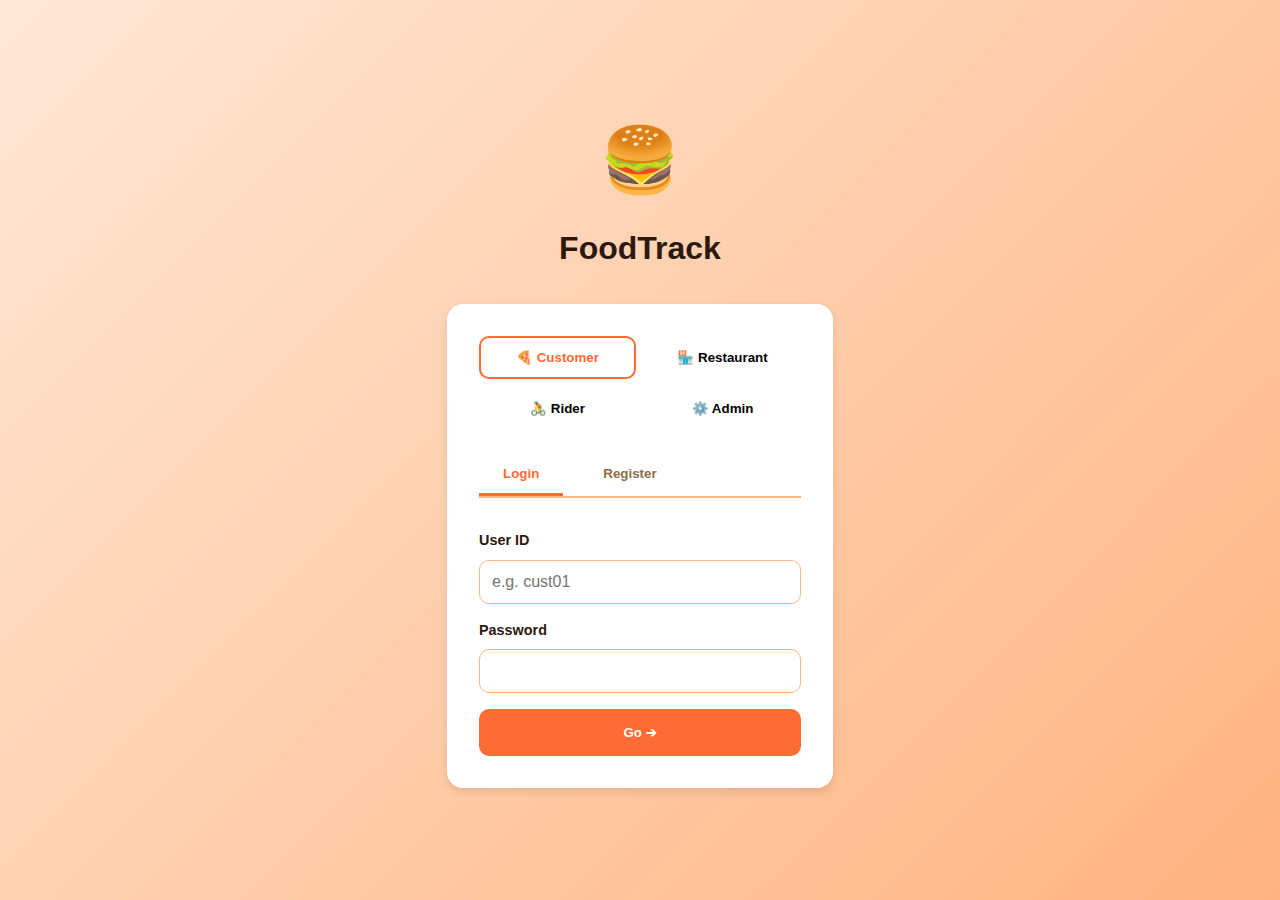
<file: index.html>
<!DOCTYPE html>
<html lang="en">
<head>
    <meta charset="UTF-8">
    <meta name="viewport" content="width=device-width, initial-scale=1.0">
    <title>FoodTrack - Welcome</title>
    <link rel="stylesheet" href="styles.css">
    <style>
        body { display: flex; align-items: center; justify-content: center; min-height: 100vh; background: linear-gradient(135deg, #ffe8d6 0%, #ffb380 100%); }
        .auth-container { max-width: 450px; width: 100%; padding: 2rem; }
        .logo-large { font-size: 4rem; text-align: center; margin-bottom: 1rem; display: block; }
        .role-selector { display: grid; grid-template-columns: 1fr 1fr; gap: 0.5rem; margin-bottom: 1.5rem; }
        .role-btn { padding: 0.75rem; background: rgba(255,255,255,0.5); border: 2px solid transparent; border-radius: var(--radius-md); font-weight: 600; }
        .role-btn.active { background: white; border-color: var(--color-primary); color: var(--color-primary); box-shadow: var(--shadow-sm); }
        .auth-card { background: white; padding: 2rem; border-radius: var(--radius-lg); box-shadow: var(--shadow-md); }
    </style>
</head>
<body>
    <div class="auth-container">
        <div class="logo-large">🍔</div>
        <h1 style="text-align: center; margin-bottom: 2rem; color: #2d1810;">FoodTrack</h1>
        
        <div class="auth-card">
            <div class="role-selector">
                <button class="role-btn active" onclick="setRole('customer')">🍕 Customer</button>
                <button class="role-btn" onclick="setRole('restaurant')">🏪 Restaurant</button>
                <button class="role-btn" onclick="setRole('rider')">🚴 Rider</button>
                <button class="role-btn" onclick="setRole('admin')">⚙️ Admin</button>
            </div>

            <div class="tabs">
                <button class="tab active" onclick="setMode('login')">Login</button>
                <button class="tab" onclick="setMode('register')">Register</button>
            </div>

            <form id="authForm" onsubmit="handleAuth(event)">
                <div class="form-group">
                    <label class="form-label">User ID</label>
                    <input type="text" id="userId" class="form-input" placeholder="e.g. cust01" required>
                </div>
                
                <div id="extraFields" style="display: none;">
                    <div class="form-group">
                        <label class="form-label">Full Name</label>
                        <input type="text" id="userName" class="form-input">
                    </div>
                    <div class="form-group" id="locField" style="display:none;">
                        <label class="form-label">Location</label>
                        <input type="text" id="userLoc" class="form-input" placeholder="e.g. Downtown">
                    </div>
                    <div class="form-group" id="vehField" style="display:none;">
                        <label class="form-label">Vehicle</label>
                        <select id="userVeh" class="form-select">
                            <option value="Bike">Bike</option>
                            <option value="Scooter">Scooter</option>
                            <option value="Car">Car</option>
                        </select>
                    </div>
                </div>

                <div class="form-group">
                    <label class="form-label">Password</label>
                    <input type="password" id="password" class="form-input" required>
                </div>

                <button type="submit" class="btn btn-primary" style="width: 100%; padding: 1rem;">Go ➔</button>
            </form>
        </div>
    </div>
    <div id="toast" class="toast"></div>

    <script src="utils.js"></script>
    <script>
        const API_BASE = 'http://localhost:3000'; // Change to Render URL for online
        let currRole = 'customer';
        let currMode = 'login';

        function setRole(role) {
            currRole = role;
            document.querySelectorAll('.role-btn').forEach(b => b.classList.remove('active'));
            event.target.classList.add('active');
            updateFields();
        }

        function setMode(mode) {
            currMode = mode;
            document.querySelectorAll('.tab').forEach(t => t.classList.remove('active'));
            event.target.classList.add('active');
            updateFields();
        }

        function updateFields() {
            const extra = document.getElementById('extraFields');
            extra.style.display = currMode === 'register' ? 'block' : 'none';
            document.getElementById('locField').style.display = (currMode === 'register' && currRole === 'restaurant') ? 'block' : 'none';
            document.getElementById('vehField').style.display = (currMode === 'register' && currRole === 'rider') ? 'block' : 'none';
        }

        async function handleAuth(e) {
            e.preventDefault();
            const id = document.getElementById('userId').value;
            const pass = document.getElementById('password').value;
            const endpoint = currMode === 'login' ? '/api/login' : '/api/register';

            const payload = { id, password: pass, role: currRole };
            if (currMode === 'register') {
                payload.name = document.getElementById('userName').value;
                if(currRole === 'restaurant') payload.location = document.getElementById('userLoc').value;
                if(currRole === 'rider') payload.deliveryMethod = document.getElementById('userVeh').value;
            }

            try {
                const res = await fetch(API_BASE + endpoint, {
                    method: 'POST',
                    headers: {'Content-Type': 'application/json'},
                    body: JSON.stringify(payload)
                });
                const data = await res.json();
                if(!res.ok) throw new Error(data.error);

                // IMPORTANT: Using sessionStorage
                sessionStorage.setItem('authToken', data.token);
                window.location.href = `${currRole}-refined.html`;
            } catch(err) {
                toast("❌ " + err.message);
            }
        }
    </script>
</body>
</html>
</file>
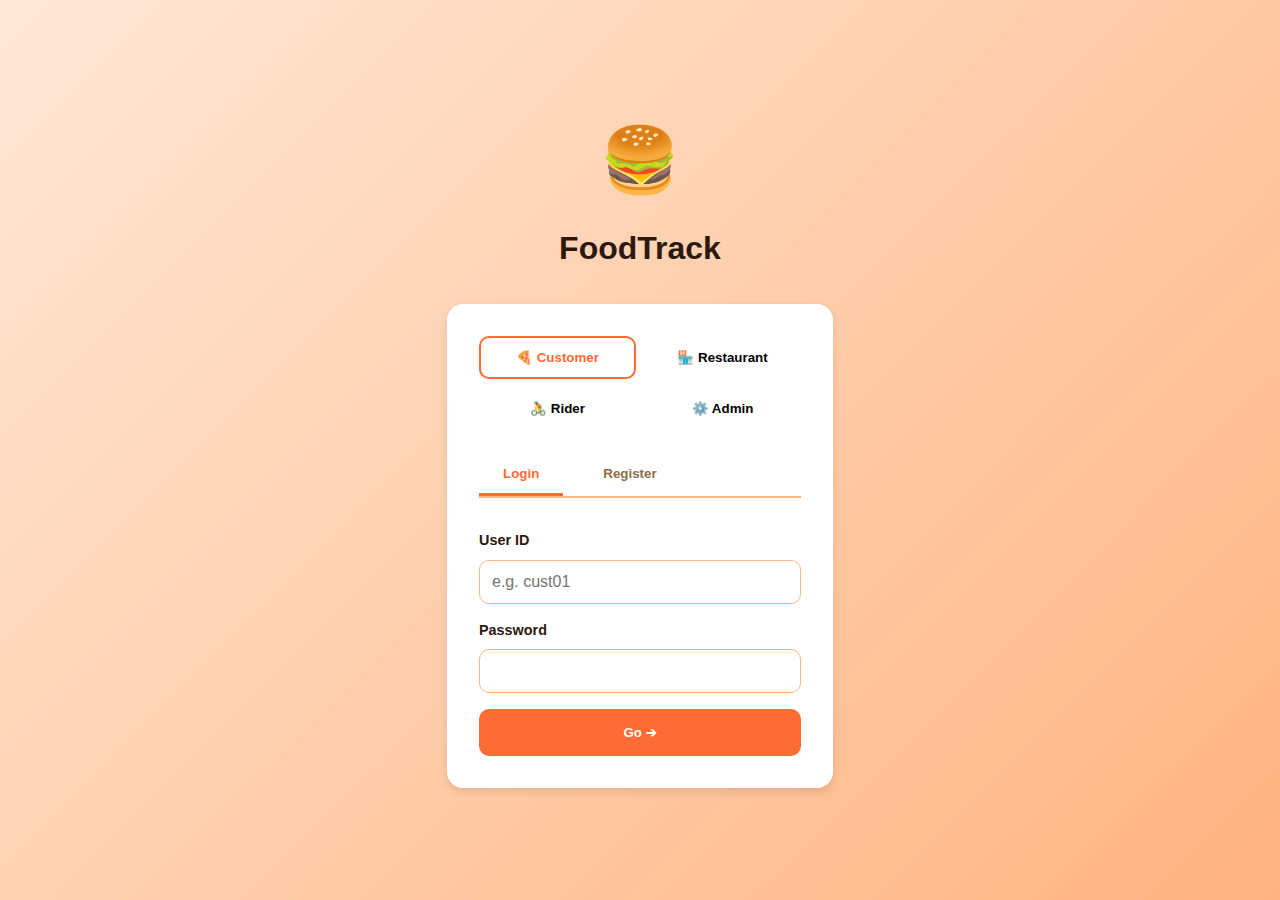
<file: admin-refined.html>
/* Admin.html - System Administration Portal */
<!DOCTYPE html>
<html lang="en">
<head>
    <meta charset="UTF-8">
    <meta name="viewport" content="width=device-width, initial-scale=1.0">
    <title>FoodTrack - Admin Portal</title>
    <style>
        :root {
            --color-primary: #ff6b35;
            --color-primary-hover: #ff5722;
            --color-success: #4caf50;
            --color-warning: #ffc107;
            --color-danger: #f44336;
            --color-bg: #fff8f0;
            --color-surface: #ffffff;
            --color-text: #2d1810;
            --color-text-secondary: #8b6f47;
            --color-border: #ffe4cc;
            --shadow-sm: 0 2px 4px rgba(255, 107, 53, 0.1);
            --shadow-md: 0 4px 8px rgba(255, 107, 53, 0.15);
            --shadow-lg: 0 8px 16px rgba(255, 107, 53, 0.2);
            --radius-sm: 6px;
            --radius-md: 10px;
            --radius-lg: 16px;
        }

        * {
            box-sizing: border-box;
            margin: 0;
            padding: 0;
        }

        body {
            font-family: 'Segoe UI', 'Helvetica Neue', Arial, sans-serif;
            background: linear-gradient(135deg, #fff8f0 0%, #ffe8d6 50%, #ffd4b3 100%);
            background-attachment: fixed;
            color: var(--color-text);
            line-height: 1.6;
            min-height: 100vh;
        }

        body::before {
            content: '';
            position: fixed;
            top: 0;
            left: 0;
            right: 0;
            bottom: 0;
            background-image: 
                radial-gradient(circle at 20% 30%, rgba(255, 107, 53, 0.05) 0%, transparent 50%),
                radial-gradient(circle at 80% 70%, rgba(255, 193, 7, 0.05) 0%, transparent 50%);
            pointer-events: none;
            z-index: 0;
        }

        body > * {
            position: relative;
            z-index: 1;
        }

        .header {
            background: linear-gradient(135deg, #ffffff 0%, #fff5eb 100%);
            border-bottom: 2px solid #ffb380;
            padding: 1rem 2rem;
            box-shadow: 0 4px 12px rgba(255, 107, 53, 0.1);
            position: sticky;
            top: 0;
            z-index: 100;
        }

        .header-content {
            max-width: 1400px;
            margin: 0 auto;
            display: flex;
            justify-content: space-between;
            align-items: center;
            gap: 1rem;
        }

        .logo {
            display: flex;
            align-items: center;
            gap: 0.75rem;
            font-size: 1.5rem;
            font-weight: 700;
            color: var(--color-primary);
        }

        .logo-icon {
            width: 42px;
            height: 42px;
            background: linear-gradient(135deg, #ff6b35 0%, #ffa726 100%);
            border-radius: 50%;
            display: flex;
            align-items: center;
            justify-content: center;
            color: white;
            font-size: 1.5rem;
            box-shadow: 0 4px 12px rgba(255, 107, 53, 0.3);
        }

        .btn-logout {
            padding: 0.75rem 1.5rem;
            background: rgba(139, 111, 71, 0.1);
            color: var(--color-text);
            border: 1px solid var(--color-border);
            border-radius: var(--radius-sm);
            font-weight: 600;
            cursor: pointer;
            transition: all 0.2s;
        }

        .btn-logout:hover {
            background: rgba(139, 111, 71, 0.2);
        }

        .container {
            max-width: 1400px;
            margin: 0 auto;
            padding: 2rem;
        }

        .dashboard-header {
            text-align: center;
            padding: 2rem 1rem;
            margin-bottom: 2rem;
        }

        .dashboard-header h1 {
            font-size: 2.5rem;
            margin-bottom: 0.5rem;
            background: linear-gradient(135deg, #ff6b35 0%, #ff8c42 50%, #ffa726 100%);
            -webkit-background-clip: text;
            -webkit-text-fill-color: transparent;
            background-clip: text;
        }

        .kpi-grid {
            display: grid;
            grid-template-columns: repeat(auto-fit, minmax(250px, 1fr));
            gap: 1.5rem;
            margin-bottom: 2rem;
        }

        .kpi-card {
            background: linear-gradient(135deg, #ffffff 0%, #fffbf5 100%);
            border: 2px solid #ffe4cc;
            border-radius: var(--radius-lg);
            padding: 1.5rem;
            box-shadow: var(--shadow-sm);
            transition: all 0.3s ease;
        }

        .kpi-card:hover {
            transform: translateY(-4px);
            box-shadow: var(--shadow-md);
        }

        .kpi-card.success { border-color: #4caf50; background: linear-gradient(135deg, #ffffff 0%, #f1f8f4 100%); }
        .kpi-card.warning { border-color: #ffc107; background: linear-gradient(135deg, #ffffff 0%, #fffbf5 100%); }
        .kpi-card.danger { border-color: #f44336; background: linear-gradient(135deg, #ffffff 0%, #fff5f5 100%); }

        .kpi-icon {
            font-size: 2.5rem;
            margin-bottom: 0.5rem;
        }

        .kpi-value {
            font-size: 2rem;
            font-weight: 700;
            color: var(--color-primary);
            margin-bottom: 0.25rem;
        }

        .kpi-label {
            color: var(--color-text-secondary);
            font-size: 0.875rem;
        }

        .tabs {
            display: flex;
            gap: 1rem;
            margin-bottom: 2rem;
            border-bottom: 2px solid #ffe4cc;
            flex-wrap: wrap;
        }

        .tab {
            padding: 0.75rem 1.5rem;
            background: none;
            border: none;
            border-bottom: 3px solid transparent;
            cursor: pointer;
            font-weight: 600;
            color: var(--color-text-secondary);
            transition: all 0.2s;
        }

        .tab.active {
            color: var(--color-primary);
            border-bottom-color: var(--color-primary);
        }

        .tab:hover {
            color: var(--color-primary);
        }

        .tab-content {
            display: none;
        }

        .tab-content.active {
            display: block;
        }

        .section-title {
            font-size: 1.5rem;
            margin-bottom: 1rem;
            color: var(--color-text);
            display: flex;
            justify-content: space-between;
            align-items: center;
        }

        .data-table {
            width: 100%;
            background: white;
            border: 2px solid #ffe4cc;
            border-radius: var(--radius-md);
            overflow: hidden;
            box-shadow: var(--shadow-sm);
        }

        .data-table table {
            width: 100%;
            border-collapse: collapse;
        }

        .data-table th {
            background: linear-gradient(135deg, #fff5eb 0%, #ffe4cc 100%);
            padding: 1rem;
            text-align: left;
            font-weight: 600;
            color: var(--color-text);
            border-bottom: 2px solid #ffe4cc;
        }

        .data-table td {
            padding: 1rem;
            border-bottom: 1px solid #ffe4cc;
        }

        .data-table tr:hover {
            background: rgba(255, 228, 204, 0.1);
        }

        .status-badge {
            padding: 0.5rem 1rem;
            border-radius: var(--radius-sm);
            font-size: 0.875rem;
            font-weight: 600;
        }

        .status-pending { background: rgba(255, 193, 7, 0.2); color: #f57c00; }
        .status-preparing { background: rgba(255, 107, 53, 0.2); color: var(--color-primary); }
        .status-ready { background: rgba(33, 150, 243, 0.2); color: #1976d2; }
        .status-delivering { background: rgba(156, 39, 176, 0.2); color: #7b1fa2; }
        .status-delivered { background: rgba(76, 175, 80, 0.2); color: var(--color-success); }
        .status-cancelled { background: rgba(244, 67, 54, 0.2); color: var(--color-danger); }

        .btn {
            padding: 0.5rem 1rem;
            border: none;
            border-radius: var(--radius-sm);
            font-weight: 600;
            cursor: pointer;
            transition: all 0.2s;
            font-size: 0.875rem;
        }

        .btn-primary {
            background: linear-gradient(135deg, #ff6b35 0%, #ff8c42 100%);
            color: white;
        }

        .btn-danger {
            background: linear-gradient(135deg, #f44336 0%, #e57373 100%);
            color: white;
        }

        .btn:hover {
            transform: translateY(-2px);
            box-shadow: var(--shadow-sm);
        }

        .empty-state {
            text-align: center;
            padding: 3rem 1rem;
            color: var(--color-text-secondary);
        }

        .toast {
            position: fixed;
            bottom: 2rem;
            right: 2rem;
            background: rgba(0, 0, 0, 0.9);
            color: white;
            padding: 1rem 1.5rem;
            border-radius: var(--radius-sm);
            box-shadow: var(--shadow-lg);
            z-index: 2000;
            display: none;
            animation: slideIn 0.3s ease;
        }

        @keyframes slideIn {
            from {
                transform: translateX(400px);
                opacity: 0;
            }
            to {
                transform: translateX(0);
                opacity: 1;
            }
        }

        @media (max-width: 768px) {
            .kpi-grid {
                grid-template-columns: 1fr;
            }
            .data-table {
                overflow-x: auto;
            }
        }
    </style>
</head>
<body>
    <header class="header">
        <div class="header-content">
            <div class="logo">
                <div class="logo-icon">⚙️</div>
                <span>FoodTrack Admin</span>
            </div>
            <button class="btn-logout" onclick="logout()">Logout</button>
        </div>
    </header>

    <div class="container">
        <div class="dashboard-header">
            <h1>System Dashboard 📊</h1>
            <p style="color: var(--color-text-secondary);">Monitor and manage the entire platform</p>
        </div>

        <div class="kpi-grid">
            <div class="kpi-card">
                <div class="kpi-icon">👥</div>
                <div class="kpi-value" id="totalUsers">0</div>
                <div class="kpi-label">Total Users</div>
            </div>
            <div class="kpi-card success">
                <div class="kpi-icon">🔥</div>
                <div class="kpi-value" id="activeOrders">0</div>
                <div class="kpi-label">Active Orders</div>
            </div>
            <div class="kpi-card warning">
                <div class="kpi-icon">💰</div>
                <div class="kpi-value" id="totalRevenue">$0</div>
                <div class="kpi-label">Total Revenue</div>
            </div>
            <div class="kpi-card success">
                <div class="kpi-icon">✅</div>
                <div class="kpi-value" id="systemHealth">100%</div>
                <div class="kpi-label">System Health</div>
            </div>
        </div>

        <div class="tabs">
            <button class="tab active" onclick="switchTab('users')">👥 Users</button>
            <button class="tab" onclick="switchTab('orders')">📦 Orders</button>
            <button class="tab" onclick="switchTab('restaurants')">🏪 Restaurants</button>
            <button class="tab" onclick="switchTab('riders')">🚴 Riders</button>
        </div>

        <div id="usersTab" class="tab-content active">
            <h2 class="section-title">
                <span>User Management</span>
            </h2>
            
            <h3 style="margin: 1.5rem 0 1rem; color: var(--color-text);">Customers</h3>
            <div class="data-table">
                <table id="customersTable">
                    <thead>
                        <tr>
                            <th>ID</th>
                            <th>Name</th>
                            <th>Registered</th>
                            <th>Total Orders</th>
                            <th>Actions</th>
                        </tr>
                    </thead>
                    <tbody></tbody>
                </table>
            </div>

            <h3 style="margin: 1.5rem 0 1rem; color: var(--color-text);">Restaurants</h3>
            <div class="data-table">
                <table id="restaurantsUsersTable">
                    <thead>
                        <tr>
                            <th>ID</th>
                            <th>Name</th>
                            <th>Registered</th>
                            <th>Total Orders</th>
                            <th>Actions</th>
                        </tr>
                    </thead>
                    <tbody></tbody>
                </table>
            </div>

            <h3 style="margin: 1.5rem 0 1rem; color: var(--color-text);">Riders</h3>
            <div class="data-table">
                <table id="ridersUsersTable">
                    <thead>
                        <tr>
                            <th>ID</th>
                            <th>Name</th>
                            <th>Registered</th>
                            <th>Total Deliveries</th>
                            <th>Actions</th>
                        </tr>
                    </thead>
                    <tbody></tbody>
                </table>
            </div>
        </div>

        <div id="ordersTab" class="tab-content">
            <h2 class="section-title">All Orders</h2>
            <div class="data-table">
                <table id="ordersTable">
                    <thead>
                        <tr>
                            <th>Order ID</th>
                            <th>Customer</th>
                            <th>Restaurant</th>
                            <th>Rider</th>
                            <th>Status</th>
                            <th>Total</th>
                            <th>Date</th>
                            <th>Actions</th>
                        </tr>
                    </thead>
                    <tbody></tbody>
                </table>
            </div>
        </div>

        <div id="restaurantsTab" class="tab-content">
            <h2 class="section-title">Restaurant Management</h2>
            <div id="restaurantsGrid" style="display: grid; gap: 1.5rem; grid-template-columns: repeat(auto-fill, minmax(300px, 1fr));"></div>
        </div>

        <div id="ridersTab" class="tab-content">
            <h2 class="section-title">Rider Management</h2>
            <div id="ridersGrid" style="display: grid; gap: 1.5rem; grid-template-columns: repeat(auto-fill, minmax(300px, 1fr));"></div>
        </div>
    </div>

    <div id="toast" class="toast"></div>

    <script src="storage.js"></script>
    <script src="utils.js"></script>
    <script>
        function checkAuth() {
            const user = getCurrentUser();
            if (!user || user.role !== 'admin') {
                window.location.href = 'index.html';
                return false;
            }
            return true;
        }

        function switchTab(tabName) {
            document.querySelectorAll('.tab').forEach(t => t.classList.remove('active'));
            document.querySelectorAll('.tab-content').forEach(t => t.classList.remove('active'));
            
            event.target.classList.add('active');
            document.getElementById(tabName + 'Tab').classList.add('active');
        }

        function loadKPIs() {
            const users = getUsers();
            const orders = getOrders();
            
            const totalUsers = (users.customers?.length || 0) + (users.restaurants?.length || 0) + (users.riders?.length || 0);
            document.getElementById('totalUsers').textContent = totalUsers;
            
            const activeOrders = orders.filter(o => o.status !== 'Delivered' && o.status !== 'Cancelled').length;
            document.getElementById('activeOrders').textContent = activeOrders;
            
            const revenue = orders.filter(o => o.status === 'Delivered').reduce((sum, o) => sum + o.total, 0);
            document.getElementById('totalRevenue').textContent = `$${revenue.toFixed(2)}`;
        }

        function loadUsers() {
            const users = getUsers();
            const orders = getOrders();
            
            const customersTable = document.getElementById('customersTable').querySelector('tbody');
            const customers = users.customers || [];
            if (customers.length === 0) {
                customersTable.innerHTML = '<tr><td colspan="5" style="text-align: center; padding: 2rem; color: var(--color-text-secondary);">No customers registered</td></tr>';
            } else {
                customersTable.innerHTML = customers.map(c => {
                    const orderCount = orders.filter(o => o.customerId === c.id).length;
                    return `
                        <tr>
                            <td>${escapeHtml(c.id)}</td>
                            <td>${escapeHtml(c.name)}</td>
                            <td>${new Date(c.registeredAt || Date.now()).toLocaleDateString()}</td>
                            <td>${orderCount}</td>
                            <td><button class="btn btn-danger" onclick="deleteUser('customer', '${c.id}')">Delete</button></td>
                        </tr>
                    `;
                }).join('');
            }
            
            const restaurantsTable = document.getElementById('restaurantsUsersTable').querySelector('tbody');
            const restaurants = users.restaurants || [];
            if (restaurants.length === 0) {
                restaurantsTable.innerHTML = '<tr><td colspan="5" style="text-align: center; padding: 2rem; color: var(--color-text-secondary);">No restaurants registered</td></tr>';
            } else {
                restaurantsTable.innerHTML = restaurants.map(r => {
                    const orderCount = orders.filter(o => o.restaurantId === r.id).length;
                    return `
                        <tr>
                            <td>${escapeHtml(r.id)}</td>
                            <td>${escapeHtml(r.name)}</td>
                            <td>${new Date(r.registeredAt || Date.now()).toLocaleDateString()}</td>
                            <td>${orderCount}</td>
                            <td><button class="btn btn-danger" onclick="deleteUser('restaurant', '${r.id}')">Delete</button></td>
                        </tr>
                    `;
                }).join('');
            }
            
            const ridersTable = document.getElementById('ridersUsersTable').querySelector('tbody');
            const riders = users.riders || [];
            if (riders.length === 0) {
                ridersTable.innerHTML = '<tr><td colspan="5" style="text-align: center; padding: 2rem; color: var(--color-text-secondary);">No riders registered</td></tr>';
            } else {
                ridersTable.innerHTML = riders.map(r => {
                    const deliveryCount = orders.filter(o => o.riderId === r.id && o.status === 'Delivered').length;
                    return `
                        <tr>
                            <td>${escapeHtml(r.id)}</td>
                            <td>${escapeHtml(r.name)}</td>
                            <td>${new Date(r.registeredAt || Date.now()).toLocaleDateString()}</td>
                            <td>${deliveryCount}</td>
                            <td><button class="btn btn-danger" onclick="deleteUser('rider', '${r.id}')">Delete</button></td>
                        </tr>
                    `;
                }).join('');
            }
        }

        function loadOrders() {
            const orders = getOrders().sort((a, b) => new Date(b.createdAt) - new Date(a.createdAt));
            const table = document.getElementById('ordersTable').querySelector('tbody');
            
            if (orders.length === 0) {
                table.innerHTML = '<tr><td colspan="8" style="text-align: center; padding: 2rem; color: var(--color-text-secondary);">No orders yet</td></tr>';
                return;
            }
            
            table.innerHTML = orders.map(o => `
                <tr>
                    <td>${escapeHtml(o.id)}</td>
                    <td>${escapeHtml(o.customerName)}</td>
                    <td>${escapeHtml(o.restaurantName)}</td>
                    <td>${escapeHtml(o.riderName || 'N/A')}</td>
                    <td><span class="status-badge status-${o.status.toLowerCase()}">${escapeHtml(o.status)}</span></td>
                    <td>$${o.total.toFixed(2)}</td>
                    <td>${new Date(o.createdAt).toLocaleString()}</td>
                    <td><button class="btn btn-danger" onclick="deleteOrder('${o.id}')">Cancel</button></td>
                </tr>
            `).join('');
        }

        function loadRestaurants() {
            const users = getUsers();
            const orders = getOrders();
            const restaurants = users.restaurants || [];
            const grid = document.getElementById('restaurantsGrid');
            
            if (restaurants.length === 0) {
                grid.innerHTML = '<div class="empty-state"><h3>No restaurants registered</h3></div>';
                return;
            }
            
            grid.innerHTML = restaurants.map(r => {
                const orderCount = orders.filter(o => o.restaurantId === r.id).length;
                const revenue = orders.filter(o => o.restaurantId === r.id && o.status === 'Delivered').reduce((sum, o) => sum + o.total, 0);
                return `
                    <div style="background: white; border: 2px solid #ffe4cc; border-radius: var(--radius-md); padding: 1.5rem;">
                        <h3 style="margin-bottom: 0.5rem;">${escapeHtml(r.name)}</h3>
                        <p style="color: var(--color-text-secondary); margin-bottom: 1rem;">📍 ${escapeHtml(r.location || 'Location not set')}</p>
                        <div style="display: grid; grid-template-columns: repeat(2, 1fr); gap: 0.5rem; margin-bottom: 1rem;">
                            <div style="background: rgba(255, 228, 204, 0.2); padding: 0.75rem; border-radius: var(--radius-sm);">
                                <strong>${orderCount}</strong><br>
                                <span style="font-size: 0.875rem; color: var(--color-text-secondary);">Orders</span>
                            </div>
                            <div style="background: rgba(255, 228, 204, 0.2); padding: 0.75rem; border-radius: var(--radius-sm);">
                                <strong>$${revenue.toFixed(2)}</strong><br>
                                <span style="font-size: 0.875rem; color: var(--color-text-secondary);">Revenue</span>
                            </div>
                        </div>
                        <div style="font-size: 0.875rem; color: var(--color-text-secondary);">
                            Menu: ${(r.menu || []).length} items
                        </div>
                    </div>
                `;
            }).join('');
        }

        function loadRiders() {
            const users = getUsers();
            const orders = getOrders();
            const riders = users.riders || [];
            const grid = document.getElementById('ridersGrid');
            
            if (riders.length === 0) {
                grid.innerHTML = '<div class="empty-state"><h3>No riders registered</h3></div>';
                return;
            }
            
            grid.innerHTML = riders.map(r => {
                const deliveries = orders.filter(o => o.riderId === r.id && o.status === 'Delivered').length;
                const earnings = deliveries * 5;
                return `
                    <div style="background: white; border: 2px solid #ffe4cc; border-radius: var(--radius-md); padding: 1.5rem;">
                        <h3 style="margin-bottom: 0.5rem;">${escapeHtml(r.name)}</h3>
                        <p style="color: var(--color-text-secondary); margin-bottom: 1rem;">${r.available ? '🟢 Available' : '🔴 Offline'}</p>
                        <div style="display: grid; grid-template-columns: repeat(2, 1fr); gap: 0.5rem; margin-bottom: 1rem;">
                            <div style="background: rgba(255, 228, 204, 0.2); padding: 0.75rem; border-radius: var(--radius-sm);">
                                <strong>${deliveries}</strong><br>
                                <span style="font-size: 0.875rem; color: var(--color-text-secondary);">Deliveries</span>
                            </div>
                            <div style="background: rgba(255, 228, 204, 0.2); padding: 0.75rem; border-radius: var(--radius-sm);">
                                <strong>$${earnings.toFixed(2)}</strong><br>
                                <span style="font-size: 0.875rem; color: var(--color-text-secondary);">Earnings</span>
                            </div>
                        </div>
                        <div style="font-size: 0.875rem; color: var(--color-text-secondary);">
                            ⭐ 5.0 Rating
                        </div>
                    </div>
                `;
            }).join('');
        }

        function deleteUser(role, userId) {
            if (!confirm(`Are you sure you want to delete this ${role}?`)) return;
            
            const users = getUsers();
            users[role + 's'] = users[role + 's'].filter(u => u.id !== userId);
            setUsers(users);
            toast(`✅ ${role} deleted`);
            loadUsers();
            loadKPIs();
        }

        function deleteOrder(orderId) {
            if (!confirm('Are you sure you want to cancel this order?')) return;
            
            const orders = getOrders();
            const order = orders.find(o => o.id === orderId);
            if (order) {
                order.status = 'Cancelled';
                setOrders(orders);
                toast('✅ Order cancelled');
                loadOrders();
                loadKPIs();
            }
        }

        function logout() {
            setCurrentUser(null);
            window.location.href = 'index.html';
        }

        if (checkAuth()) {
            loadKPIs();
            loadUsers();
            loadOrders();
            loadRestaurants();
            loadRiders();
            
            setInterval(() => {
                loadKPIs();
                loadOrders();
            }, 10000);
        }
    </script>
</body>
</html>
</file>
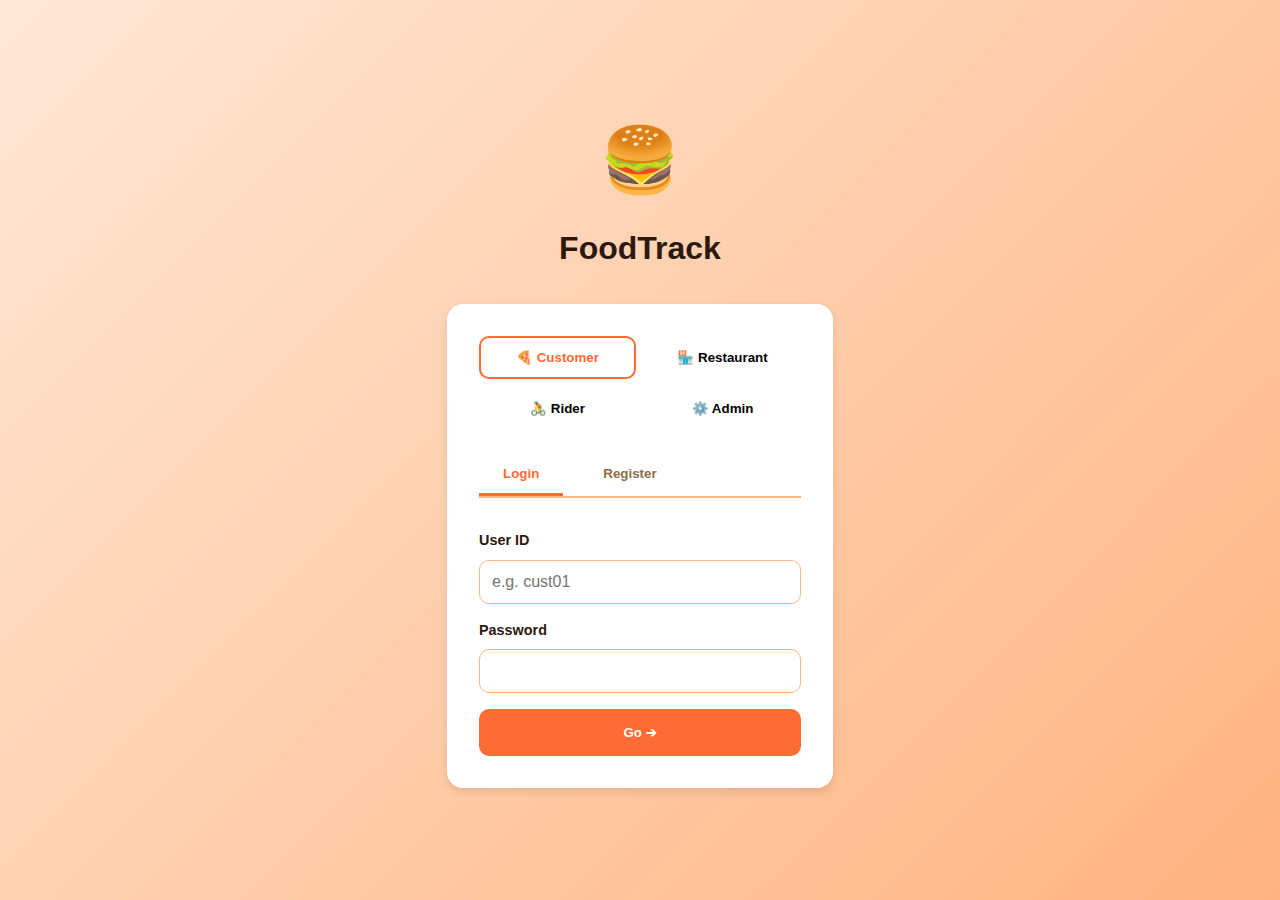
<file: customer-refined.html>
<!DOCTYPE html>
<html lang="en">
<head>
    <meta charset="UTF-8">
    <title>FoodTrack Customer</title>
    <link rel="stylesheet" href="styles.css">
    <style>
        .hero { text-align: center; padding: 4rem 1rem; background: linear-gradient(rgba(0,0,0,0.5), rgba(0,0,0,0.5)), url('https://images.unsplash.com/photo-1504674900247-0877df9cc836?w=1200'); background-size: cover; color: white; border-radius: var(--radius-lg); margin-bottom: 2rem; }
        .hero h1 { font-size: 3rem; margin-bottom: 1rem; }
        .cart-sidebar { position: fixed; top:0; right:0; width: 350px; height: 100vh; background: white; box-shadow: -5px 0 15px rgba(0,0,0,0.1); padding: 2rem; transform: translateX(100%); transition: 0.3s; z-index: 200; display: flex; flex-direction: column; }
        .cart-sidebar.open { transform: translateX(0); }
        .cart-items { flex: 1; overflow-y: auto; margin: 1rem 0; }
    </style>
</head>
<body>
    <header class="header">
        <div class="header-content">
            <div class="logo"><span class="logo-icon">🍕</span> FoodTrack</div>
            <div>
                <button class="btn" onclick="toggleCart()">🛒 Cart <span id="cartBadge" class="status-badge status-preparing">0</span></button>
                <button class="btn btn-logout" onclick="logout()">Logout</button>
            </div>
        </div>
    </header>

    <div class="container">
        <div class="hero">
            <h1>Craving Something?</h1>
            <p>Order from the best restaurants in town</p>
        </div>

        <h2 class="section-title">Restaurants</h2>
        <div id="restGrid" class="restaurant-grid"></div>

        <h2 class="section-title" style="margin-top:3rem;">Your Orders</h2>
        <div id="historyGrid" class="order-grid"></div>
    </div>

    <!-- Cart Sidebar -->
    <div id="cartSidebar" class="cart-sidebar">
        <div style="display:flex; justify-content:space-between; align-items:center;">
            <h2>Your Cart</h2>
            <button class="btn btn-logout" onclick="toggleCart()">✕</button>
        </div>
        <div id="cartList" class="cart-items">
            <p style="text-align:center; color:#888; margin-top:2rem;">Cart is empty</p>
        </div>
        <div style="border-top: 1px solid #eee; padding-top: 1rem;">
            <div style="display:flex; justify-content:space-between; font-weight:bold; font-size:1.2rem; margin-bottom:1rem;">
                <span>Total:</span>
                <span id="cartTotal">$0.00</span>
            </div>
            <button class="btn btn-primary" style="width:100%;" onclick="checkout()">Checkout</button>
        </div>
    </div>

    <!-- Menu Modal -->
    <div id="menuModal" class="modal">
        <div class="modal-content">
            <div class="modal-header">
                <h2 id="modalTitle">Menu</h2>
                <button class="btn btn-logout" onclick="closeMenu()">Close</button>
            </div>
            <div id="dishGrid" class="menu-grid"></div>
        </div>
    </div>
    <div id="toast" class="toast"></div>

    <script src="utils.js"></script>
    <script>
        const API_BASE = 'http://localhost:3000';
        const token = sessionStorage.getItem('authToken');
        if(!token) window.location.href = 'index.html';

        let cart = { restId: null, items: [] };

        function logout() { sessionStorage.clear(); window.location.href='index.html'; }
        function toggleCart() { document.getElementById('cartSidebar').classList.toggle('open'); }
        function closeMenu() { document.getElementById('menuModal').classList.remove('active'); }

        async function init() {
            // Load Restaurants
            const res = await fetch(API_BASE+'/api/users?role=restaurant', {headers:{'Authorization':'Bearer '+token}});
            const rests = await res.json();
            document.getElementById('restGrid').innerHTML = rests.map(r => `
                <div class="card" onclick="openMenu(${r.id}, '${escapeHtml(r.name)}')">
                    <div style="font-size:3rem; text-align:center; margin-bottom:1rem;">🍱</div>
                    <h3>${escapeHtml(r.name)}</h3>
                    <p style="color:var(--color-text-secondary);">📍 ${escapeHtml(r.location||'Nearby')}</p>
                </div>
            `).join('');
            loadHistory();
        }

        async function openMenu(id, name) {
            document.getElementById('modalTitle').textContent = name;
            const res = await fetch(`${API_BASE}/api/dishes?restaurant_id=${id}`, {headers:{'Authorization':'Bearer '+token}});
            const dishes = await res.json();
            document.getElementById('dishGrid').innerHTML = dishes.map(d => `
                <div class="card" style="display:flex; justify-content:space-between; align-items:center;">
                    <div>
                        <h4>${escapeHtml(d.name)}</h4>
                        <p>$${d.price}</p>
                    </div>
                    <button class="btn btn-primary" onclick="addToCart(${id}, ${d.id}, '${escapeHtml(d.name)}', ${d.price})">Add</button>
                </div>
            `).join('');
            document.getElementById('menuModal').classList.add('active');
        }

        function addToCart(restId, dishId, name, price) {
            if(cart.restId && cart.restId !== restId) {
                if(!confirm("Switching restaurants will clear your cart. Continue?")) return;
                cart = { restId: null, items: [] };
            }
            cart.restId = restId;
            const exist = cart.items.find(i => i.dishId === dishId);
            if(exist) exist.quantity++;
            else cart.items.push({ dishId, dishName: name, price, quantity: 1 });
            updateCart();
            toast('Added to cart');
        }

        function updateCart() {
            const list = document.getElementById('cartList');
            if(cart.items.length === 0) list.innerHTML = '<p style="text-align:center; color:#888;">Empty</p>';
            else {
                list.innerHTML = cart.items.map(i => `
                    <div style="display:flex; justify-content:space-between; margin-bottom:10px; padding-bottom:10px; border-bottom:1px solid #eee;">
                        <div>${i.quantity}x ${i.dishName}</div>
                        <div>$${(i.price*i.quantity).toFixed(2)}</div>
                    </div>
                `).join('');
            }
            const total = cart.items.reduce((s, i) => s + (i.price*i.quantity), 0);
            document.getElementById('cartTotal').textContent = '$'+total.toFixed(2);
            document.getElementById('cartBadge').textContent = cart.items.reduce((s,i)=>s+i.quantity,0);
        }

        async function checkout() {
            if(cart.items.length === 0) return;
            try {
                const res = await fetch(API_BASE+'/api/orders', {
                    method:'POST',
                    headers:{'Content-Type':'application/json', 'Authorization':'Bearer '+token},
                    body: JSON.stringify({ restaurant_id: cart.restId, items: cart.items })
                });
                if(!res.ok) throw new Error();
                cart = { restId: null, items: [] };
                updateCart();
                toggleCart();
                closeMenu();
                toast('✅ Order Placed!');
                loadHistory();
            } catch(e) { toast('Error placing order'); }
        }

        async function loadHistory() {
            const res = await fetch(API_BASE+'/api/orders', {headers:{'Authorization':'Bearer '+token}});
            const orders = await res.json();
            document.getElementById('historyGrid').innerHTML = orders.reverse().map(o => `
                <div class="card">
                    <div style="display:flex; justify-content:space-between;">
                        <strong>${escapeHtml(o.restaurant_name)}</strong>
                        <span class="status-badge status-${o.status}">${o.status}</span>
                    </div>
                    <div style="margin:1rem 0; font-size:0.9rem; color:#666;">
                        ${o.items.map(i=>`<div>${i.quantity}x ${i.dishName}</div>`).join('')}
                    </div>
                    <div style="text-align:right; font-weight:bold;">$${o.total_price.toFixed(2)}</div>
                </div>
            `).join('');
        }

        init();
    </script>
</body>
</html>
</file>
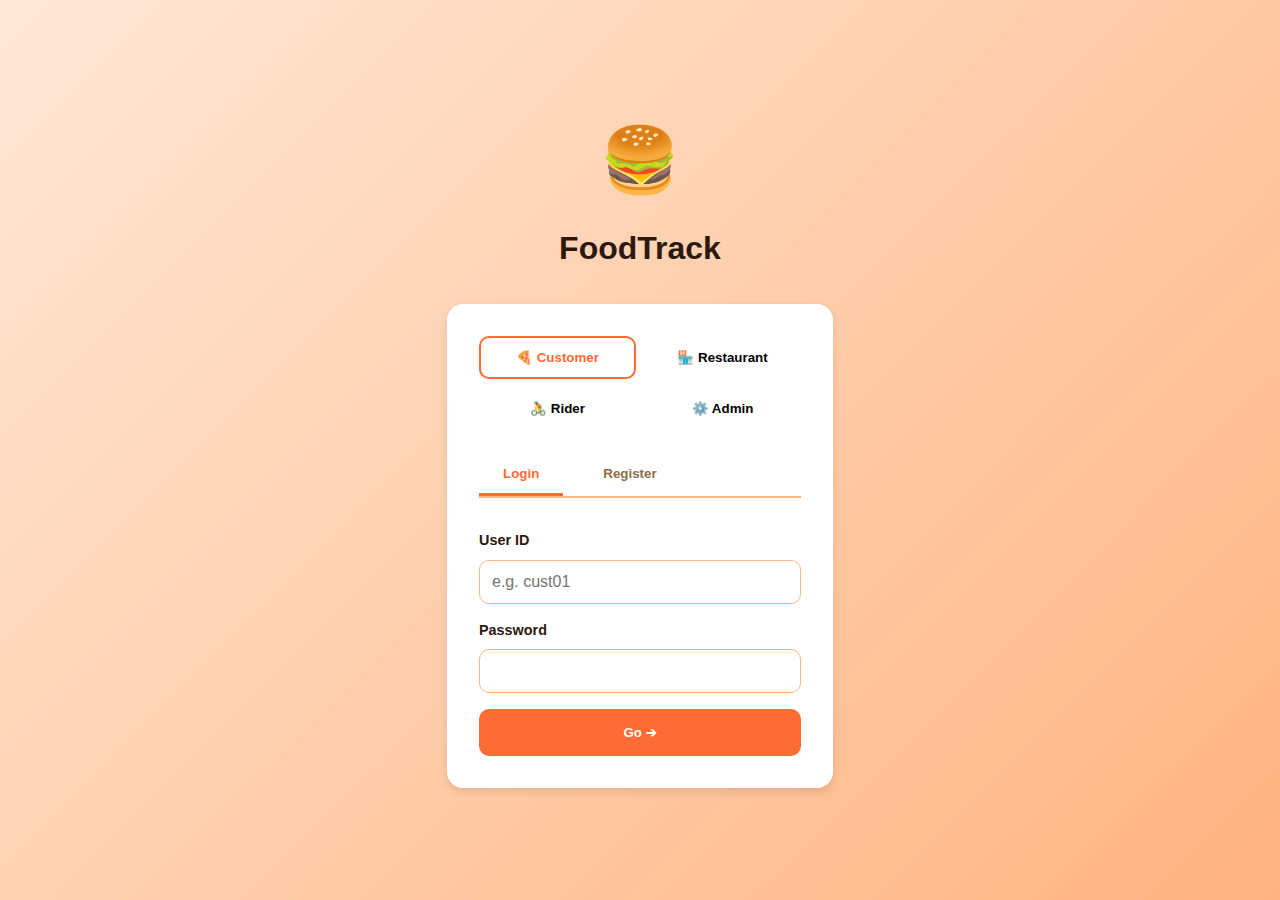
<file: restaurant-refined.html>
/* Restaurant.html - Restaurant Management Portal */
<!DOCTYPE html>
<html lang="en">
<head>
    <meta charset="UTF-8">
    <meta name="viewport" content="width=device-width, initial-scale=1.0">
    <title>FoodTrack - Restaurant Portal</title>
    <style>
        :root {
            --color-primary: #ff6b35;
            --color-primary-hover: #ff5722;
            --color-success: #4caf50;
            --color-warning: #ffc107;
            --color-danger: #f44336;
            --color-bg: #fff8f0;
            --color-surface: #ffffff;
            --color-text: #2d1810;
            --color-text-secondary: #8b6f47;
            --color-border: #ffe4cc;
            --shadow-sm: 0 2px 4px rgba(255, 107, 53, 0.1);
            --shadow-md: 0 4px 8px rgba(255, 107, 53, 0.15);
            --shadow-lg: 0 8px 16px rgba(255, 107, 53, 0.2);
            --radius-sm: 6px;
            --radius-md: 10px;
            --radius-lg: 16px;
        }

        * {
            box-sizing: border-box;
            margin: 0;
            padding: 0;
        }

        body {
            font-family: 'Segoe UI', 'Helvetica Neue', Arial, sans-serif;
            background: linear-gradient(135deg, #fff8f0 0%, #ffe8d6 50%, #ffd4b3 100%);
            background-attachment: fixed;
            color: var(--color-text);
            line-height: 1.6;
            min-height: 100vh;
        }

        body::before {
            content: '';
            position: fixed;
            top: 0;
            left: 0;
            right: 0;
            bottom: 0;
            background-image: 
                radial-gradient(circle at 20% 30%, rgba(255, 107, 53, 0.05) 0%, transparent 50%),
                radial-gradient(circle at 80% 70%, rgba(255, 193, 7, 0.05) 0%, transparent 50%);
            pointer-events: none;
            z-index: 0;
        }

        body > * {
            position: relative;
            z-index: 1;
        }

        .header {
            background: linear-gradient(135deg, #ffffff 0%, #fff5eb 100%);
            border-bottom: 2px solid #ffb380;
            padding: 1rem 2rem;
            box-shadow: 0 4px 12px rgba(255, 107, 53, 0.1);
            position: sticky;
            top: 0;
            z-index: 100;
        }

        .header-content {
            max-width: 1400px;
            margin: 0 auto;
            display: flex;
            justify-content: space-between;
            align-items: center;
            gap: 1rem;
        }

        .logo {
            display: flex;
            align-items: center;
            gap: 0.75rem;
            font-size: 1.5rem;
            font-weight: 700;
            color: var(--color-primary);
        }

        .logo-icon {
            width: 42px;
            height: 42px;
            background: linear-gradient(135deg, #ff6b35 0%, #ffa726 100%);
            border-radius: 50%;
            display: flex;
            align-items: center;
            justify-content: center;
            color: white;
            font-size: 1.5rem;
            box-shadow: 0 4px 12px rgba(255, 107, 53, 0.3);
        }

        .btn-logout {
            padding: 0.75rem 1.5rem;
            background: rgba(139, 111, 71, 0.1);
            color: var(--color-text);
            border: 1px solid var(--color-border);
            border-radius: var(--radius-sm);
            font-weight: 600;
            cursor: pointer;
            transition: all 0.2s;
        }

        .btn-logout:hover {
            background: rgba(139, 111, 71, 0.2);
        }

        .container {
            max-width: 1400px;
            margin: 0 auto;
            padding: 2rem;
        }

        .dashboard-header {
            text-align: center;
            padding: 2rem 1rem;
            margin-bottom: 2rem;
        }

        .dashboard-header h1 {
            font-size: 2.5rem;
            margin-bottom: 0.5rem;
            background: linear-gradient(135deg, #ff6b35 0%, #ff8c42 50%, #ffa726 100%);
            -webkit-background-clip: text;
            -webkit-text-fill-color: transparent;
            background-clip: text;
        }

        .stats-grid {
            display: grid;
            grid-template-columns: repeat(auto-fit, minmax(250px, 1fr));
            gap: 1.5rem;
            margin-bottom: 2rem;
        }

        .stat-card {
            background: linear-gradient(135deg, #ffffff 0%, #fffbf5 100%);
            border: 2px solid #ffe4cc;
            border-radius: var(--radius-lg);
            padding: 1.5rem;
            box-shadow: var(--shadow-sm);
            transition: all 0.3s ease;
        }

        .stat-card:hover {
            transform: translateY(-4px);
            box-shadow: var(--shadow-md);
        }

        .stat-icon {
            font-size: 2.5rem;
            margin-bottom: 0.5rem;
        }

        .stat-value {
            font-size: 2rem;
            font-weight: 700;
            color: var(--color-primary);
            margin-bottom: 0.25rem;
        }

        .stat-label {
            color: var(--color-text-secondary);
            font-size: 0.875rem;
        }

        .tabs {
            display: flex;
            gap: 1rem;
            margin-bottom: 2rem;
            border-bottom: 2px solid #ffe4cc;
            flex-wrap: wrap;
        }

        .tab {
            padding: 0.75rem 1.5rem;
            background: none;
            border: none;
            border-bottom: 3px solid transparent;
            cursor: pointer;
            font-weight: 600;
            color: var(--color-text-secondary);
            transition: all 0.2s;
        }

        .tab.active {
            color: var(--color-primary);
            border-bottom-color: var(--color-primary);
        }

        .tab:hover {
            color: var(--color-primary);
        }

        .tab-content {
            display: none;
        }

        .tab-content.active {
            display: block;
        }

        .section-title {
            font-size: 1.5rem;
            margin-bottom: 1rem;
            color: var(--color-text);
        }

        .order-grid {
            display: grid;
            gap: 1rem;
        }

        .order-card {
            background: white;
            border: 2px solid #ffe4cc;
            border-radius: var(--radius-md);
            padding: 1.5rem;
            transition: all 0.2s;
        }

        .order-card:hover {
            box-shadow: var(--shadow-md);
        }

        .order-card-header {
            display: flex;
            justify-content: space-between;
            align-items: center;
            margin-bottom: 1rem;
            flex-wrap: wrap;
            gap: 0.5rem;
        }

        .order-id {
            font-weight: 700;
            font-size: 1.125rem;
        }

        .status-badge {
            padding: 0.5rem 1rem;
            border-radius: var(--radius-sm);
            font-size: 0.875rem;
            font-weight: 600;
        }

        .status-pending { background: rgba(255, 193, 7, 0.2); color: #f57c00; }
        .status-preparing { background: rgba(255, 107, 53, 0.2); color: var(--color-primary); }
        .status-ready { background: rgba(33, 150, 243, 0.2); color: #1976d2; }

        .order-items {
            margin: 1rem 0;
            padding: 1rem;
            background: rgba(255, 228, 204, 0.2);
            border-radius: var(--radius-sm);
        }

        .order-item {
            display: flex;
            justify-content: space-between;
            margin-bottom: 0.5rem;
        }

        .order-actions {
            display: flex;
            gap: 0.5rem;
            flex-wrap: wrap;
            margin-top: 1rem;
        }

        .btn {
            padding: 0.5rem 1rem;
            border: none;
            border-radius: var(--radius-sm);
            font-weight: 600;
            cursor: pointer;
            transition: all 0.2s;
        }

        .btn-primary {
            background: linear-gradient(135deg, #ff6b35 0%, #ff8c42 100%);
            color: white;
        }

        .btn-primary:hover {
            transform: translateY(-2px);
            box-shadow: 0 4px 12px rgba(255, 107, 53, 0.3);
        }

        .btn-success {
            background: linear-gradient(135deg, #4caf50 0%, #66bb6a 100%);
            color: white;
        }

        .btn-success:hover {
            transform: translateY(-2px);
            box-shadow: 0 4px 12px rgba(76, 175, 80, 0.3);
        }

        .btn-danger {
            background: linear-gradient(135deg, #f44336 0%, #e57373 100%);
            color: white;
        }

        .menu-grid {
            display: grid;
            grid-template-columns: repeat(auto-fill, minmax(280px, 1fr));
            gap: 1.5rem;
        }

        .menu-item-card {
            background: white;
            border: 2px solid #ffe4cc;
            border-radius: var(--radius-md);
            overflow: hidden;
            transition: all 0.2s;
        }

        .menu-item-card:hover {
            transform: translateY(-4px);
            box-shadow: var(--shadow-md);
        }

        .menu-item-image {
            width: 100%;
            height: 180px;
            object-fit: cover;
        }

        .menu-item-info {
            padding: 1rem;
        }

        .menu-item-name {
            font-size: 1.125rem;
            font-weight: 600;
            margin-bottom: 0.5rem;
        }

        .menu-item-desc {
            font-size: 0.875rem;
            color: var(--color-text-secondary);
            margin-bottom: 0.75rem;
        }

        .menu-item-price {
            font-size: 1.25rem;
            font-weight: 700;
            color: var(--color-primary);
            margin-bottom: 1rem;
        }

        .menu-item-actions {
            display: flex;
            gap: 0.5rem;
        }

        .modal {
            display: none;
            position: fixed;
            top: 0;
            left: 0;
            right: 0;
            bottom: 0;
            background: rgba(0, 0, 0, 0.5);
            z-index: 1000;
            overflow-y: auto;
            padding: 2rem;
        }

        .modal.active {
            display: flex;
            align-items: center;
            justify-content: center;
        }

        .modal-content {
            background: linear-gradient(135deg, #ffffff 0%, #fffbf5 100%);
            border-radius: var(--radius-lg);
            max-width: 600px;
            width: 100%;
            padding: 2rem;
            box-shadow: 0 20px 60px rgba(0, 0, 0, 0.3);
        }

        .modal-header {
            margin-bottom: 1.5rem;
        }

        .modal-header h2 {
            font-size: 1.75rem;
            color: var(--color-text);
        }

        .form-group {
            margin-bottom: 1.25rem;
        }

        .form-label {
            display: block;
            margin-bottom: 0.5rem;
            font-weight: 600;
            color: var(--color-text);
        }

        .form-input, .form-textarea, .form-select {
            width: 100%;
            padding: 0.75rem;
            border: 2px solid var(--color-border);
            border-radius: var(--radius-sm);
            font-size: 1rem;
            transition: all 0.2s;
        }

        .form-input:focus, .form-textarea:focus, .form-select:focus {
            outline: none;
            border-color: var(--color-primary);
            box-shadow: 0 0 0 3px rgba(255, 107, 53, 0.1);
        }

        .form-textarea {
            min-height: 100px;
            resize: vertical;
        }

        .toast {
            position: fixed;
            bottom: 2rem;
            right: 2rem;
            background: rgba(0, 0, 0, 0.9);
            color: white;
            padding: 1rem 1.5rem;
            border-radius: var(--radius-sm);
            box-shadow: var(--shadow-lg);
            z-index: 2000;
            display: none;
            animation: slideIn 0.3s ease;
        }

        @keyframes slideIn {
            from {
                transform: translateX(400px);
                opacity: 0;
            }
            to {
                transform: translateX(0);
                opacity: 1;
            }
        }

        @media (max-width: 768px) {
            .stats-grid {
                grid-template-columns: 1fr;
            }
            .menu-grid {
                grid-template-columns: 1fr;
            }
        }
    </style>
</head>
<body>
    <header class="header">
        <div class="header-content">
            <div class="logo">
                <div class="logo-icon">🏪</div>
                <span id="restaurantName">FoodTrack Restaurant</span>
            </div>
            <button class="btn-logout" onclick="logout()">Logout</button>
        </div>
    </header>

    <div class="container">
        <div class="dashboard-header">
            <h1>Restaurant Dashboard 🍽️</h1>
            <p style="color: var(--color-text-secondary);">Manage your menu and orders</p>
        </div>

        <div class="stats-grid">
            <div class="stat-card">
                <div class="stat-icon">📦</div>
                <div class="stat-value" id="totalOrders">0</div>
                <div class="stat-label">Total Orders</div>
            </div>
            <div class="stat-card">
                <div class="stat-icon">💰</div>
                <div class="stat-value" id="totalRevenue">$0</div>
                <div class="stat-label">Total Revenue</div>
            </div>
            <div class="stat-card">
                <div class="stat-icon">⭐</div>
                <div class="stat-value" id="avgRating">4.5</div>
                <div class="stat-label">Average Rating</div>
            </div>
            <div class="stat-card">
                <div class="stat-icon">🔥</div>
                <div class="stat-value" id="activeOrders">0</div>
                <div class="stat-label">Active Orders</div>
            </div>
        </div>

        <div class="tabs">
            <button class="tab active" onclick="switchTab('orders')">📋 Orders</button>
            <button class="tab" onclick="switchTab('menu')">🍔 Menu Management</button>
        </div>

        <div id="ordersTab" class="tab-content active">
            <h2 class="section-title">Incoming Orders</h2>
            <div class="order-grid" id="orderGrid"></div>
        </div>

        <div id="menuTab" class="tab-content">
            <div style="display: flex; justify-content: space-between; align-items: center; margin-bottom: 1.5rem;">
                <h2 class="section-title" style="margin: 0;">Your Menu</h2>
                <button class="btn btn-primary" onclick="openAddDishModal()">+ Add Dish</button>
            </div>
            <div class="menu-grid" id="menuGrid"></div>
        </div>
    </div>

    <div class="modal" id="dishModal">
        <div class="modal-content">
            <div class="modal-header">
                <h2 id="modalTitle">Add New Dish</h2>
            </div>
            <form id="dishForm">
                <div class="form-group">
                    <label class="form-label">Dish Name *</label>
                    <input type="text" class="form-input" id="dishName" required>
                </div>
                <div class="form-group">
                    <label class="form-label">Description</label>
                    <textarea class="form-textarea" id="dishDesc"></textarea>
                </div>
                <div class="form-group">
                    <label class="form-label">Price ($) *</label>
                    <input type="number" step="0.01" class="form-input" id="dishPrice" required>
                </div>
                <div class="form-group">
                    <label class="form-label">Category</label>
                    <select class="form-select" id="dishCategory">
                        <option value="Main Course">Main Course</option>
                        <option value="Appetizers">Appetizers</option>
                        <option value="Desserts">Desserts</option>
                        <option value="Beverages">Beverages</option>
                        <option value="Sides">Sides</option>
                    </select>
                </div>
                <div class="form-group">
                    <label class="form-label">Image URL</label>
                    <input type="text" class="form-input" id="dishImage" placeholder="https://...">
                </div>
                <div style="display: flex; gap: 0.5rem; justify-content: flex-end;">
                    <button type="button" class="btn btn-danger" onclick="closeDishModal()">Cancel</button>
                    <button type="submit" class="btn btn-success">Save Dish</button>
                </div>
            </form>
        </div>
    </div>

    <div id="toast" class="toast"></div>

    <script src="config.js"></script>
    <script src="storage.js"></script>
    <script src="utils.js"></script>
    <script>
let currentUser = null;
        let currentEditDish = null;

        function checkAuth() {
            currentUser = getCurrentUser();
            if (!currentUser || currentUser.role !== 'restaurant') {
                window.location.href = 'index.html';
                return false;
            }
            document.getElementById('restaurantName').textContent = currentUser.name;
            return true;
        }

        function switchTab(tabName) {
            document.querySelectorAll('.tab').forEach(t => t.classList.remove('active'));
            document.querySelectorAll('.tab-content').forEach(t => t.classList.remove('active'));
            
            event.target.classList.add('active');
            document.getElementById(tabName + 'Tab').classList.add('active');
        }

        function loadStats() {
            const orders = getOrders().filter(o => o.restaurantId === currentUser.id);
            const activeOrders = orders.filter(o => o.status !== 'Delivered' && o.status !== 'Cancelled');
            
            document.getElementById('totalOrders').textContent = orders.length;
            document.getElementById('activeOrders').textContent = activeOrders.length;
            
            const revenue = orders.filter(o => o.status === 'Delivered').reduce((sum, o) => sum + o.total, 0);
            document.getElementById('totalRevenue').textContent = `$${revenue.toFixed(2)}`;
        }

        function renderOrders() {
            const orders = getOrders()
                .filter(o => o.restaurantId === currentUser.id)
                .filter(o => o.status !== 'Delivered' && o.status !== 'Cancelled')
                .sort((a, b) => new Date(b.createdAt) - new Date(a.createdAt));
            
            const grid = document.getElementById('orderGrid');
            if (orders.length === 0) {
                grid.innerHTML = '<p style="text-align: center; padding: 2rem; color: var(--color-text-secondary);">No active orders 📦</p>';
                return;
            }

            grid.innerHTML = orders.map(order => `
                <div class="order-card">
                    <div class="order-card-header">
                        <span class="order-id">${escapeHtml(order.id)}</span>
                        <span class="status-badge status-${order.status.toLowerCase()}">${escapeHtml(order.status)}</span>
                    </div>
                    <div style="margin-bottom: 0.75rem;">
                        <strong>Customer:</strong> ${escapeHtml(order.customerName)}<br>
                        <strong>Order Time:</strong> ${new Date(order.createdAt).toLocaleString()}
                    </div>
                    <div class="order-items">
                        ${order.items.map(item => `
                            <div class="order-item">
                                <span>${item.quantity}× ${escapeHtml(item.dishName)}</span>
                                <span>$${(item.price * item.quantity).toFixed(2)}</span>
                            </div>
                        `).join('')}
                        <div style="border-top: 1px solid var(--color-border); margin-top: 0.5rem; padding-top: 0.5rem;">
                            <strong>Total: $${order.total.toFixed(2)}</strong>
                        </div>
                    </div>
                    <div class="order-actions">
                        ${order.status === 'Pending' ? `
                            <button class="btn btn-success" onclick="acceptOrder('${order.id}')">✓ Accept</button>
                            <button class="btn btn-danger" onclick="rejectOrder('${order.id}')">✗ Reject</button>
                        ` : ''}
                        ${order.status === 'Preparing' ? `
                            <button class="btn btn-primary" onclick="markReady('${order.id}')">✓ Mark as Ready</button>
                        ` : ''}
                    </div>
                </div>
            `).join('');
        }

        function acceptOrder(orderId) {
            const orders = getOrders();
            const order = orders.find(o => o.id === orderId);
            if (order) {
                order.status = 'Preparing';
                setOrders(orders);
                toast('✅ Order accepted!');
                renderOrders();
                loadStats();
            }
        }

        function rejectOrder(orderId) {
            if (!confirm('Are you sure you want to reject this order?')) return;
            const orders = getOrders();
            const order = orders.find(o => o.id === orderId);
            if (order) {
                order.status = 'Cancelled';
                setOrders(orders);
                toast('Order rejected');
                renderOrders();
                loadStats();
            }
        }

        function markReady(orderId) {
            const orders = getOrders();
            const order = orders.find(o => o.id === orderId);
            if (order) {
                order.status = 'Ready';
                setOrders(orders);
                toast('✅ Order marked as ready for pickup!');
                renderOrders();
                loadStats();
            }
        }

        function renderMenu() {
            const users = getUsers();
            const restaurant = users.restaurants.find(r => r.id === currentUser.id);
            const menu = restaurant && restaurant.menu ? restaurant.menu : [];
            
            const grid = document.getElementById('menuGrid');
            if (menu.length === 0) {
                grid.innerHTML = '<p style="text-align: center; padding: 2rem; color: var(--color-text-secondary);">No menu items yet. Add your first dish! 🍽️</p>';
                return;
            }

            grid.innerHTML = menu.map(dish => `
                <div class="menu-item-card">
                    <img src="${dish.imageUrl || 'https://images.unsplash.com/photo-1546069901-ba9599a7e63c?w=300&h=200&fit=crop'}" alt="${escapeHtml(dish.name)}" class="menu-item-image" loading="lazy" onerror="this.src='https://images.unsplash.com/photo-1546069901-ba9599a7e63c?w=300&h=200&fit=crop'">
                    <div class="menu-item-info">
                        <div class="menu-item-name">${escapeHtml(dish.name)}</div>
                        <div class="menu-item-desc">${escapeHtml(dish.description || '')}</div>
                        <div style="font-size: 0.875rem; color: var(--color-text-secondary); margin-bottom: 0.5rem;">${escapeHtml(dish.category || 'Main Course')}</div>
                        <div class="menu-item-price">$${(dish.price || 0).toFixed(2)}</div>
                        <div class="menu-item-actions">
                            <button class="btn btn-primary" onclick="editDish('${dish.id}')">Edit</button>
                            <button class="btn btn-danger" onclick="deleteDish('${dish.id}')">Delete</button>
                        </div>
                    </div>
                </div>
            `).join('');
        }

        function openAddDishModal() {
            currentEditDish = null;
            document.getElementById('modalTitle').textContent = 'Add New Dish';
            document.getElementById('dishForm').reset();
            document.getElementById('dishModal').classList.add('active');
        }

        function editDish(dishId) {
            const users = getUsers();
            const restaurant = users.restaurants.find(r => r.id === currentUser.id);
            currentEditDish = restaurant.menu.find(d => d.id === dishId);
            
            if (currentEditDish) {
                document.getElementById('modalTitle').textContent = 'Edit Dish';
                document.getElementById('dishName').value = currentEditDish.name;
                document.getElementById('dishDesc').value = currentEditDish.description || '';
                document.getElementById('dishPrice').value = currentEditDish.price;
                document.getElementById('dishCategory').value = currentEditDish.category || 'Main Course';
                document.getElementById('dishImage').value = currentEditDish.imageUrl || '';
                document.getElementById('dishModal').classList.add('active');
            }
        }

        function deleteDish(dishId) {
            if (!confirm('Are you sure you want to delete this dish?')) return;
            
            const users = getUsers();
            const restaurant = users.restaurants.find(r => r.id === currentUser.id);
            restaurant.menu = restaurant.menu.filter(d => d.id !== dishId);
            setUsers(users);
            toast('✅ Dish deleted');
            renderMenu();
        }

        function closeDishModal() {
            document.getElementById('dishModal').classList.remove('active');
            currentEditDish = null;
        }

        document.getElementById('dishForm').addEventListener('submit', (e) => {
            e.preventDefault();
            
            const users = getUsers();
            const restaurant = users.restaurants.find(r => r.id === currentUser.id);
            
            if (!restaurant.menu) restaurant.menu = [];
            
            const dishData = {
                id: currentEditDish ? currentEditDish.id : 'dish' + Date.now(),
                name: document.getElementById('dishName').value,
                description: document.getElementById('dishDesc').value,
                price: parseFloat(document.getElementById('dishPrice').value),
                category: document.getElementById('dishCategory').value,
                imageUrl: document.getElementById('dishImage').value || 'https://images.unsplash.com/photo-1546069901-ba9599a7e63c?w=300&h=200&fit=crop',
                available: true
            };
            
            if (currentEditDish) {
                const index = restaurant.menu.findIndex(d => d.id === currentEditDish.id);
                restaurant.menu[index] = dishData;
                toast('✅ Dish updated!');
            } else {
                restaurant.menu.push(dishData);
                toast('✅ Dish added!');
            }
            
            setUsers(users);
            closeDishModal();
            renderMenu();
        });

        function logout() {
            setCurrentUser(null);
            window.location.href = 'index.html';
        }


        async function ensureAuthenticated(requiredRole) {
            const token = localStorage.getItem('authToken');
            if (!token) {
                window.location.href = 'index.html';
                return false;
            }

            try {
                const resp = await fetch(`${API_BASE}/api/me`, {
                    headers: { Authorization: `Bearer ${token}` }
                });

                if (!resp.ok) {
                    localStorage.removeItem('authToken');
                    setCurrentUser(null);
                    window.location.href = 'index.html';
                    return false;
                }

                const data = await resp.json();
                const user = data.user;

                if (requiredRole && user.role !== requiredRole) {
                    window.location.href = 'index.html';
                    return false;
                }

                // sync storage.js current user
                setCurrentUser({ id: user.userId, name: user.name, role: user.role });

                // Optional: set name if element exists
                const el = document.querySelector('#current-username');
                if (el) el.textContent = user.name;

                return true;
            } catch (err) {
                console.error(err);
                localStorage.removeItem('authToken');
                setCurrentUser(null);
                window.location.href = 'index.html';
                return false;
            }
        }

        document.addEventListener('DOMContentLoaded', async () => {
            const ok = await ensureAuthenticated('restaurant');
            if (!ok) return;
            if (!checkAuth()) return;

            loadStats();
            renderOrders();
            renderMenu();
            
            setInterval(() => {
                loadStats();
                renderOrders();
            }, 10000);
        });
    
</script>
</body>
</html>
</file>
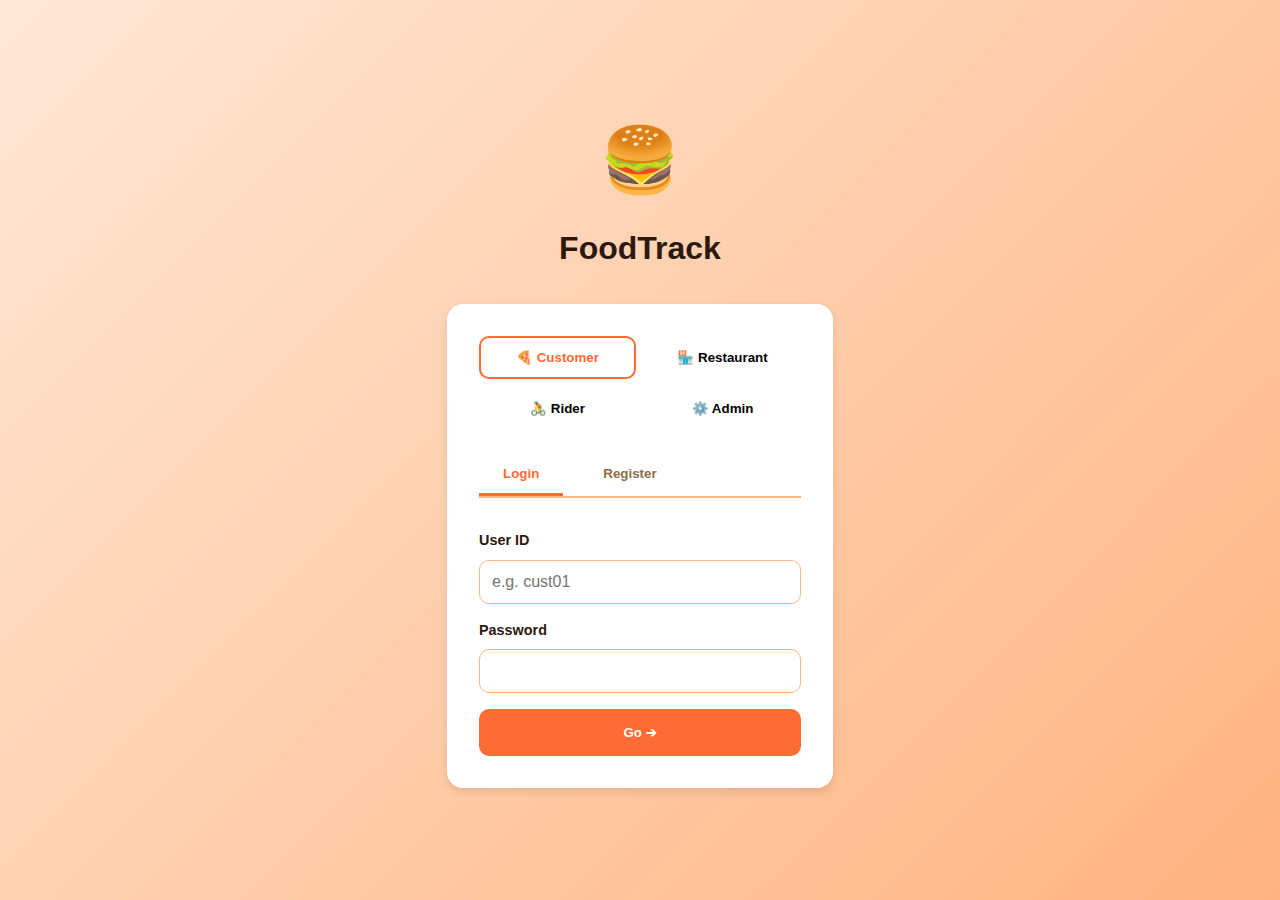
<file: rider-refined.html>
<!DOCTYPE html>
<html lang="en">
<head>
    <meta charset="UTF-8">
    <title>Rider Dashboard</title>
    <link rel="stylesheet" href="styles.css">
</head>
<body>
    <header class="header">
        <div class="header-content">
            <div class="logo"><span class="logo-icon">🚴</span> Rider Portal</div>
            <button class="btn btn-logout" onclick="logout()">Logout</button>
        </div>
    </header>

    <div class="container">
        <div class="card" style="margin-bottom:2rem; display:flex; align-items:center; justify-content:space-between; background: #e3f2fd;">
            <div>
                <h3>Current Status</h3>
                <p>You are currently online</p>
            </div>
            <div style="font-size: 2rem;">🟢</div>
        </div>

        <h2 class="section-title">🔥 Active Delivery</h2>
        <div id="activeContainer" style="margin-bottom: 3rem;"></div>

        <h2 class="section-title">📦 Available Jobs</h2>
        <div id="availableGrid" class="order-grid"></div>
    </div>
    <div id="toast" class="toast"></div>

    <script src="utils.js"></script>
    <script>
        const API_BASE = 'http://localhost:3000';
        const token = sessionStorage.getItem('authToken');
        if(!token) window.location.href = 'index.html';
        let myId = null;

        async function init() {
            const me = await fetch(API_BASE+'/api/me', {headers:{'Authorization':'Bearer '+token}}).then(r=>r.json());
            myId = me.user.id;
            refresh();
            setInterval(refresh, 5000);
        }

        async function refresh() {
            const res = await fetch(API_BASE+'/api/orders', {headers:{'Authorization':'Bearer '+token}});
            const orders = await res.json();

            // Active
            const active = orders.find(o => o.rider_id === myId && o.status === 'delivering');
            const activeDiv = document.getElementById('activeContainer');
            
            if(active) {
                activeDiv.innerHTML = `
                <div class="card" style="border: 2px solid var(--color-primary); background: #fff8f0;">
                    <div style="display:flex; justify-content:space-between; margin-bottom:1rem;">
                        <h2>Current Job #${active.id}</h2>
                        <span class="status-badge status-delivering">In Progress</span>
                    </div>
                    <div style="display:grid; grid-template-columns: 1fr 1fr; gap:2rem;">
                        <div>
                            <h4>🏪 Pickup From:</h4>
                            <p>${escapeHtml(active.restaurant_name)}</p>
                        </div>
                        <div>
                            <h4>📍 Deliver To:</h4>
                            <p>${escapeHtml(active.customer_name)}</p>
                            <p>${escapeHtml(active.delivery_address || 'Main St')}</p>
                        </div>
                    </div>
                    <button class="btn btn-success" style="width:100%; margin-top:1rem; padding:1rem;" onclick="finish(${active.id})">✅ Mark Delivered</button>
                </div>`;
            } else {
                activeDiv.innerHTML = `<p style="color:#888;">No active deliveries. Pick one below!</p>`;
            }

            // Available
            const avail = orders.filter(o => o.status === 'ready' && !o.rider_id);
            document.getElementById('availableGrid').innerHTML = avail.map(o => `
                <div class="card">
                    <div style="margin-bottom:1rem;">
                        <span class="status-badge status-ready">Ready for Pickup</span>
                    </div>
                    <h4>${escapeHtml(o.restaurant_name)}</h4>
                    <p>To: ${escapeHtml(o.customer_name)}</p>
                    <p style="color:var(--color-success); font-weight:bold; margin: 0.5rem 0;">Earn: $${(o.delivery_fee||5).toFixed(2)}</p>
                    <button class="btn btn-primary" style="width:100%;" onclick="accept(${o.id})">Accept Job</button>
                </div>
            `).join('') || '<p>No new jobs found.</p>';
        }

        async function accept(id) {
            await fetch(`${API_BASE}/api/orders/${id}`, {
                method: 'PATCH',
                headers:{'Content-Type':'application/json', 'Authorization':'Bearer '+token},
                body: JSON.stringify({rider_id: myId, status:'delivering'})
            });
            refresh();
            toast('Job Accepted!');
        }

        async function finish(id) {
            await fetch(`${API_BASE}/api/orders/${id}`, {
                method: 'PATCH',
                headers:{'Content-Type':'application/json', 'Authorization':'Bearer '+token},
                body: JSON.stringify({status:'delivered'})
            });
            refresh();
            toast('Job Completed! 💰');
        }

        function logout(){ sessionStorage.clear(); window.location.href='index.html'; }
        init();
    </script>
</body>
</html>
</file>
<file: styles.css>
/* styles.css */
:root {
    --color-primary: #ff6b35;
    --color-primary-hover: #e64a19;
    --color-secondary: #2d1810;
    --color-bg: #fff8f0;
    --color-surface: #ffffff;
    --color-text: #2d1810;
    --color-text-secondary: #8b6f47;
    --color-border: #ffb380;
    --color-success: #4caf50;
    --color-warning: #ffc107;
    --color-danger: #f44336;
    --shadow-sm: 0 2px 4px rgba(0,0,0,0.05);
    --shadow-md: 0 4px 8px rgba(0,0,0,0.1);
    --radius-md: 10px;
    --radius-lg: 16px;
}

* { box-sizing: border-box; margin: 0; padding: 0; }
body { font-family: 'Segoe UI', sans-serif; background: var(--color-bg); color: var(--color-text); line-height: 1.5; }

/* Header */
.header { background: var(--color-surface); padding: 1rem 2rem; box-shadow: var(--shadow-sm); position: sticky; top: 0; z-index: 100; }
.header-content { max-width: 1200px; margin: 0 auto; display: flex; justify-content: space-between; align-items: center; }
.logo { display: flex; align-items: center; gap: 0.5rem; font-weight: 700; font-size: 1.25rem; color: var(--color-primary); }
.logo-icon { font-size: 1.5rem; }

/* Buttons */
button { cursor: pointer; font-family: inherit; }
.btn { padding: 0.5rem 1rem; border-radius: var(--radius-md); border: none; font-weight: 600; transition: 0.2s; }
.btn-primary { background: var(--color-primary); color: white; }
.btn-primary:hover { background: var(--color-primary-hover); }
.btn-danger { background: var(--color-danger); color: white; }
.btn-success { background: var(--color-success); color: white; }
.btn-logout { background: transparent; border: 1px solid var(--color-danger); color: var(--color-danger); }
.btn-logout:hover { background: var(--color-danger); color: white; }

/* Layout */
.container { max-width: 1200px; margin: 2rem auto; padding: 0 1rem; }
.section-title { margin-bottom: 1.5rem; color: var(--color-secondary); border-bottom: 2px solid var(--color-border); padding-bottom: 0.5rem; display: inline-block; }

/* Cards & Grids */
.stats-grid { display: grid; grid-template-columns: repeat(auto-fit, minmax(200px, 1fr)); gap: 1rem; margin-bottom: 2rem; }
.stat-card { background: var(--color-surface); padding: 1.5rem; border-radius: var(--radius-md); box-shadow: var(--shadow-sm); display: flex; flex-direction: column; align-items: center; text-align: center; }
.stat-value { font-size: 2rem; font-weight: 800; color: var(--color-primary); margin: 0.5rem 0; }

.order-grid, .menu-grid, .restaurant-grid { display: grid; grid-template-columns: repeat(auto-fill, minmax(300px, 1fr)); gap: 1.5rem; }
.card { background: var(--color-surface); border-radius: var(--radius-md); padding: 1.5rem; box-shadow: var(--shadow-sm); border: 1px solid transparent; transition: 0.2s; }
.card:hover { transform: translateY(-2px); box-shadow: var(--shadow-md); border-color: var(--color-border); }

/* Tabs */
.tabs { display: flex; gap: 1rem; margin-bottom: 2rem; border-bottom: 2px solid var(--color-border); }
.tab { padding: 0.75rem 1.5rem; background: none; border: none; font-weight: 600; color: var(--color-text-secondary); border-bottom: 3px solid transparent; }
.tab.active { color: var(--color-primary); border-bottom-color: var(--color-primary); }
.tab-content { display: none; }
.tab-content.active { display: block; animation: fadeIn 0.3s; }

/* Forms & Inputs */
.form-group { margin-bottom: 1rem; }
.form-input, .form-select, .form-textarea { width: 100%; padding: 0.75rem; border: 1px solid var(--color-border); border-radius: var(--radius-md); font-size: 1rem; }
.form-label { display: block; margin-bottom: 0.5rem; font-weight: 600; font-size: 0.9rem; }

/* Badges */
.status-badge { padding: 0.25rem 0.75rem; border-radius: 20px; font-size: 0.85rem; font-weight: 700; text-transform: uppercase; }
.status-pending { background: #fff3e0; color: #f57c00; }
.status-preparing { background: #e3f2fd; color: #1976d2; }
.status-ready { background: #e8f5e9; color: #388e3c; }
.status-delivering { background: #f3e5f5; color: #7b1fa2; }
.status-delivered { background: #e0f2f1; color: #00695c; }
.status-cancelled { background: #ffebee; color: #c62828; }

/* Modals */
.modal { position: fixed; top: 0; left: 0; width: 100%; height: 100%; background: rgba(0,0,0,0.5); display: none; justify-content: center; align-items: center; z-index: 1000; }
.modal.active { display: flex; }
.modal-content { background: var(--color-surface); padding: 2rem; border-radius: var(--radius-lg); width: 90%; max-width: 500px; max-height: 90vh; overflow-y: auto; }
.modal-header { display: flex; justify-content: space-between; margin-bottom: 1.5rem; }

/* Animations */
@keyframes fadeIn { from { opacity: 0; transform: translateY(5px); } to { opacity: 1; transform: translateY(0); } }

/* Toast */
.toast { position: fixed; bottom: 2rem; right: 2rem; background: #333; color: white; padding: 1rem 2rem; border-radius: var(--radius-md); display: none; z-index: 2000; animation: fadeIn 0.3s; }
</file>
